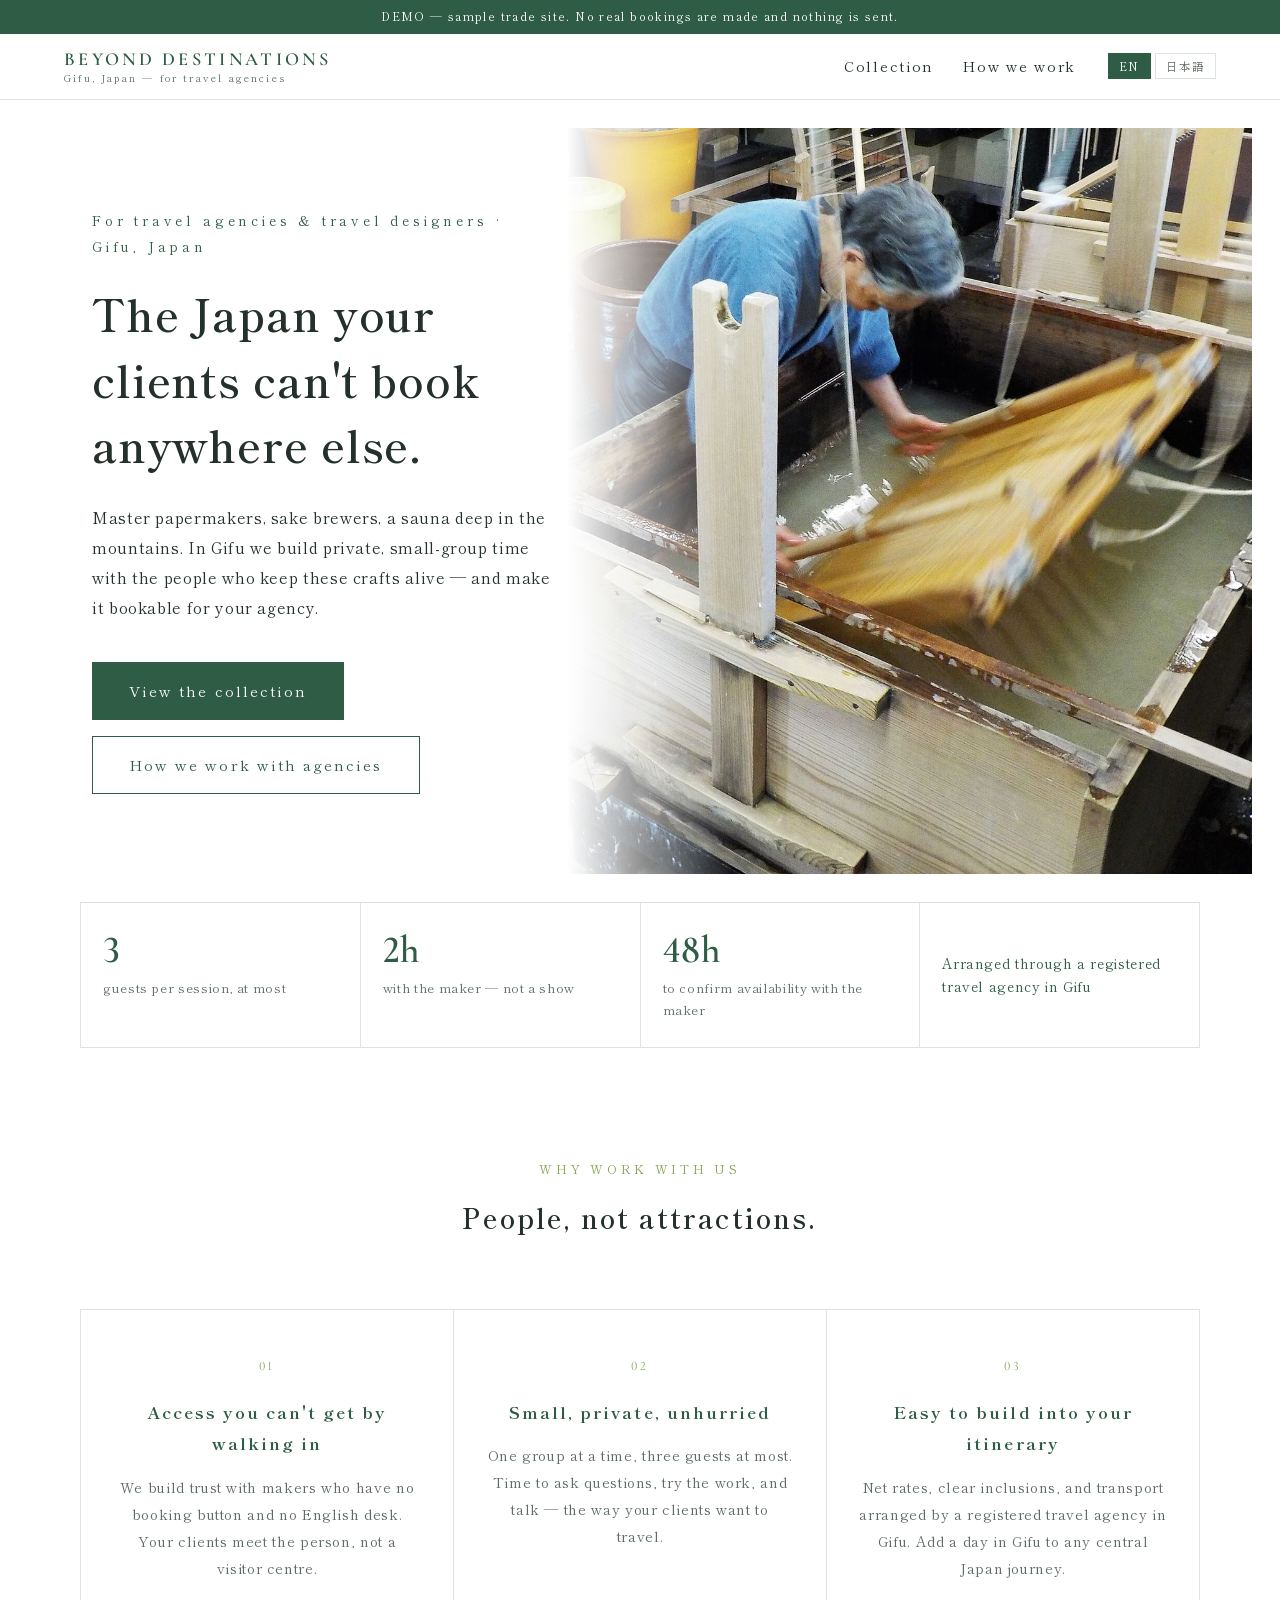
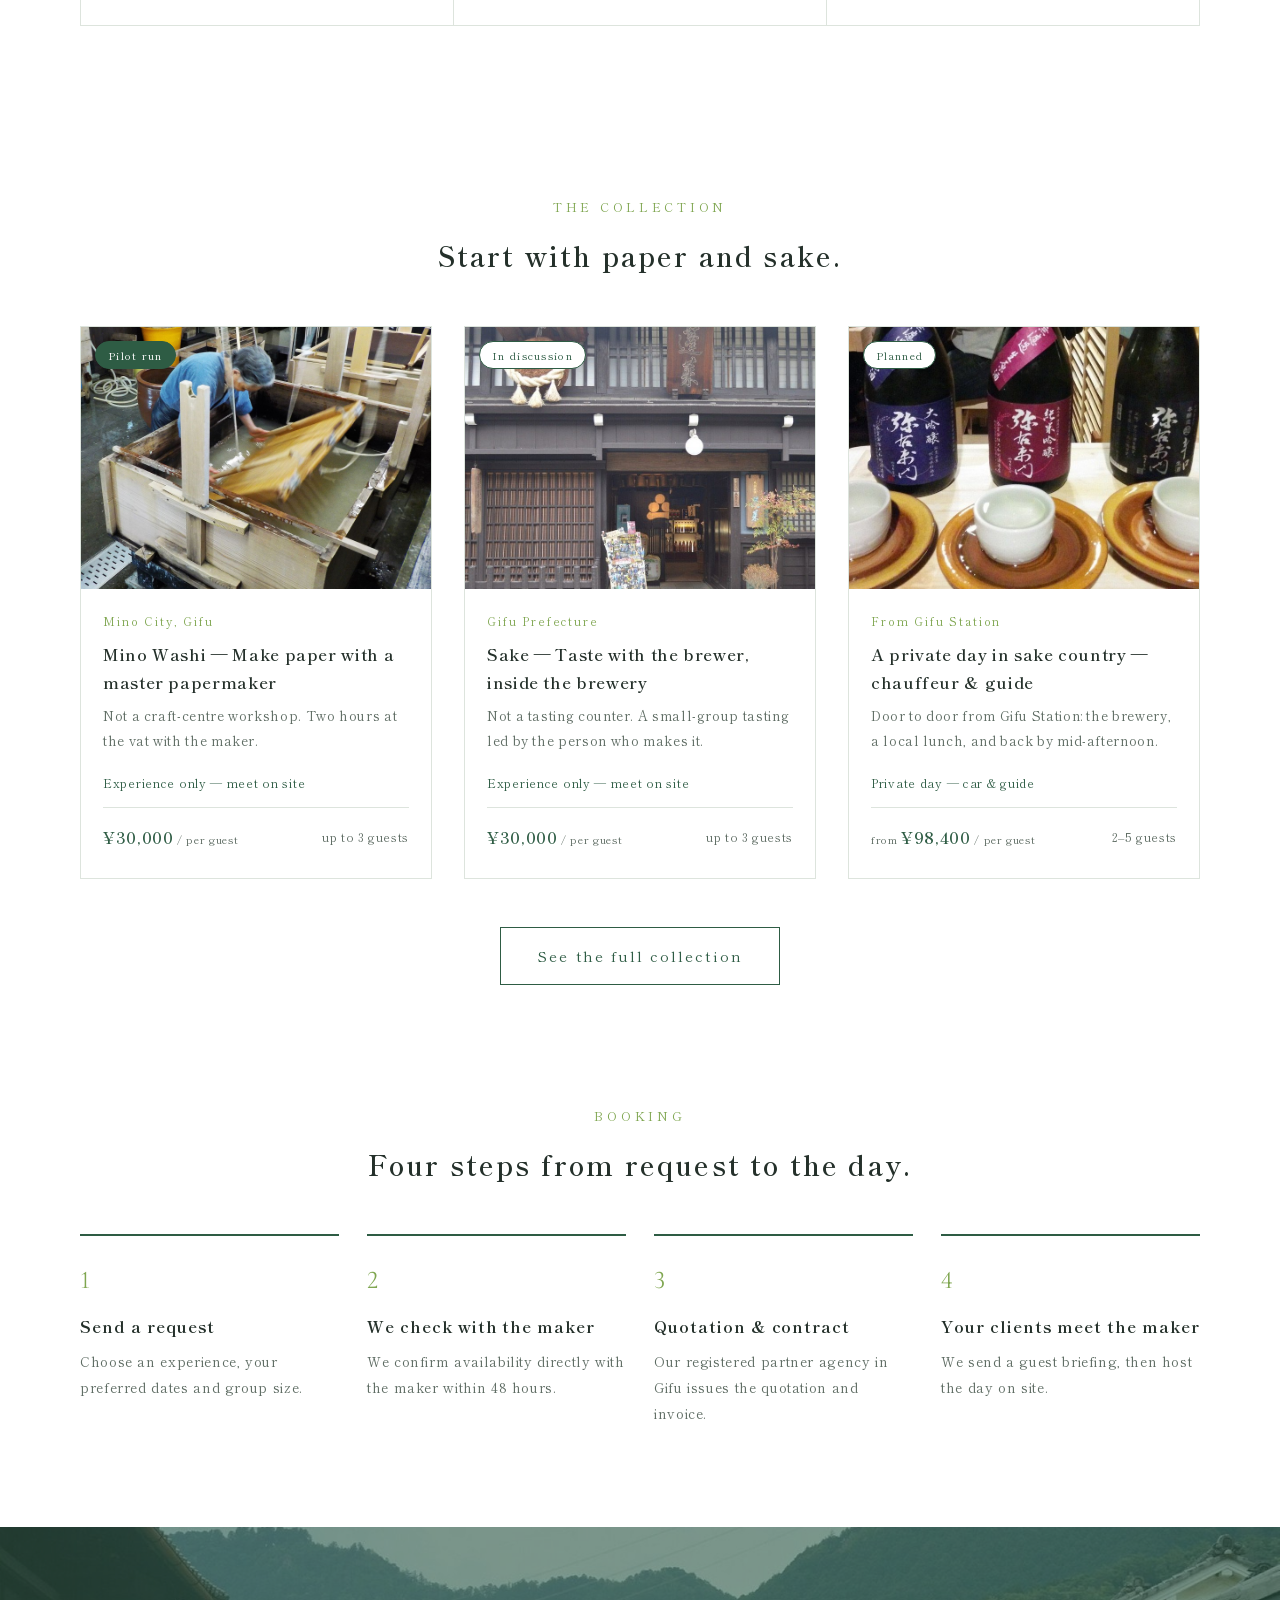
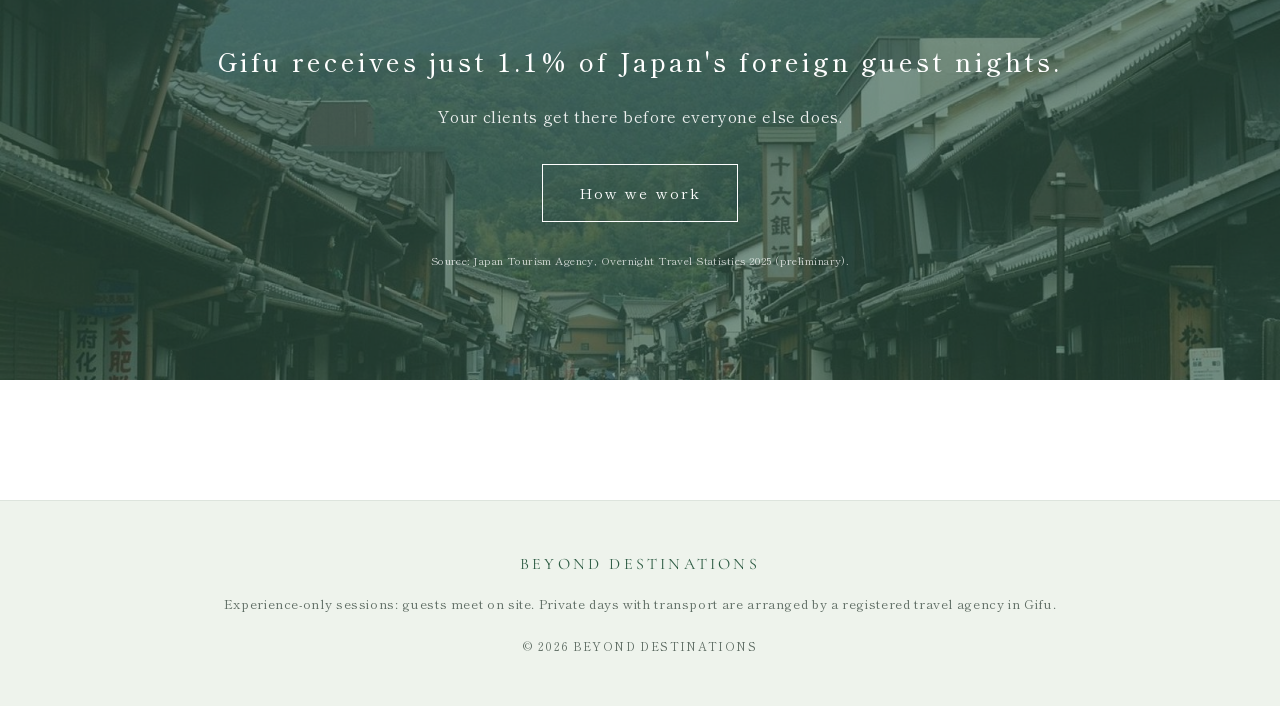
<file: index.html>
<!DOCTYPE html>
<html lang="en">
<head>
  <meta charset="UTF-8">
  <meta name="viewport" content="width=device-width, initial-scale=1.0">
  <title>BEYOND DESTINATIONS — Gifu experiences for travel agencies</title>
  <link rel="preconnect" href="https://fonts.googleapis.com">
  <link rel="preconnect" href="https://fonts.gstatic.com" crossorigin>
  <link href="https://fonts.googleapis.com/css2?family=Shippori+Mincho:wght@400;500;600;700&family=Cormorant+Garamond:wght@400;500;600&display=swap" rel="stylesheet">
  <link rel="stylesheet" href="css/style.css">
</head>
<body data-page="index">
  <header id="site-header"></header>

  <main>
    <!-- ヒーロー -->
    <section class="hero">
      <div class="hero-frame">
        <img id="hero-art" src="img/washi-1.jpg" alt="">
        <div class="hero-inner">
          <p class="hero-kicker" data-i18n="hero.kicker"></p>
          <h1 class="hero-title" data-i18n-html="hero.title"></h1>
          <p class="hero-lead" data-i18n="hero.lead"></p>
          <div class="hero-ctas">
            <a class="btn btn-primary" href="experiences.html" data-i18n="hero.cta.collection"></a>
            <a class="btn btn-ghost" href="vision.html" data-i18n="hero.cta.how"></a>
          </div>
        </div>
      </div>
    </section>

    <!-- 数字 -->
    <section class="facts container">
      <div class="fact"><p class="fact-v" data-i18n="facts.group.v"></p><p data-i18n="facts.group"></p></div>
      <div class="fact"><p class="fact-v" data-i18n="facts.hours.v"></p><p data-i18n="facts.hours"></p></div>
      <div class="fact"><p class="fact-v" data-i18n="facts.reply.v"></p><p data-i18n="facts.reply"></p></div>
      <div class="fact fact-text"><p data-i18n="facts.licensed"></p></div>
    </section>

    <!-- 選ばれる理由 -->
    <section class="concept container">
      <p class="kicker" data-i18n="why.kicker"></p>
      <h2 class="section-title" data-i18n="why.title"></h2>
      <div class="features">
        <div class="feature">
          <span class="feature-num">01</span>
          <h3 data-i18n="why.1.title"></h3>
          <p data-i18n="why.1.body"></p>
        </div>
        <div class="feature">
          <span class="feature-num">02</span>
          <h3 data-i18n="why.2.title"></h3>
          <p data-i18n="why.2.body"></p>
        </div>
        <div class="feature">
          <span class="feature-num">03</span>
          <h3 data-i18n="why.3.title"></h3>
          <p data-i18n="why.3.body"></p>
        </div>
      </div>
    </section>

    <!-- 体験 -->
    <section class="pickup container">
      <div class="pickup-head">
        <p class="kicker" data-i18n="pickup.kicker"></p>
        <h2 class="section-title" data-i18n="pickup.title"></h2>
      </div>
      <div class="exp-grid" id="pickup-grid"></div>
      <p class="pickup-more">
        <a class="btn btn-ghost" href="experiences.html" data-i18n="pickup.more"></a>
      </p>
    </section>

    <!-- 予約の流れ -->
    <section class="how container">
      <div class="pickup-head">
        <p class="kicker" data-i18n="how.kicker"></p>
        <h2 class="section-title" data-i18n="how.title"></h2>
      </div>
      <ol class="how-steps">
        <li><span>1</span><h3 data-i18n="how.1.title"></h3><p data-i18n="how.1.body"></p></li>
        <li><span>2</span><h3 data-i18n="how.2.title"></h3><p data-i18n="how.2.body"></p></li>
        <li><span>3</span><h3 data-i18n="how.3.title"></h3><p data-i18n="how.3.body"></p></li>
        <li><span>4</span><h3 data-i18n="how.4.title"></h3><p data-i18n="how.4.body"></p></li>
      </ol>
    </section>

    <!-- 岐阜 1.1% -->
    <section class="vision-strip">
      <img src="img/mino-street.jpg" alt="">
      <div class="vision-strip-inner">
        <h2 data-i18n="strip.title"></h2>
        <p class="strip-body" data-i18n="strip.body"></p>
        <a class="btn" href="vision.html" data-i18n="strip.cta"></a>
        <p class="strip-source" data-i18n="strip.source"></p>
      </div>
    </section>
  </main>

  <footer id="site-footer"></footer>

  <script src="js/i18n.js"></script>
  <script src="js/data.js"></script>
  <script src="js/main.js"></script>
</body>
</html>
</file>
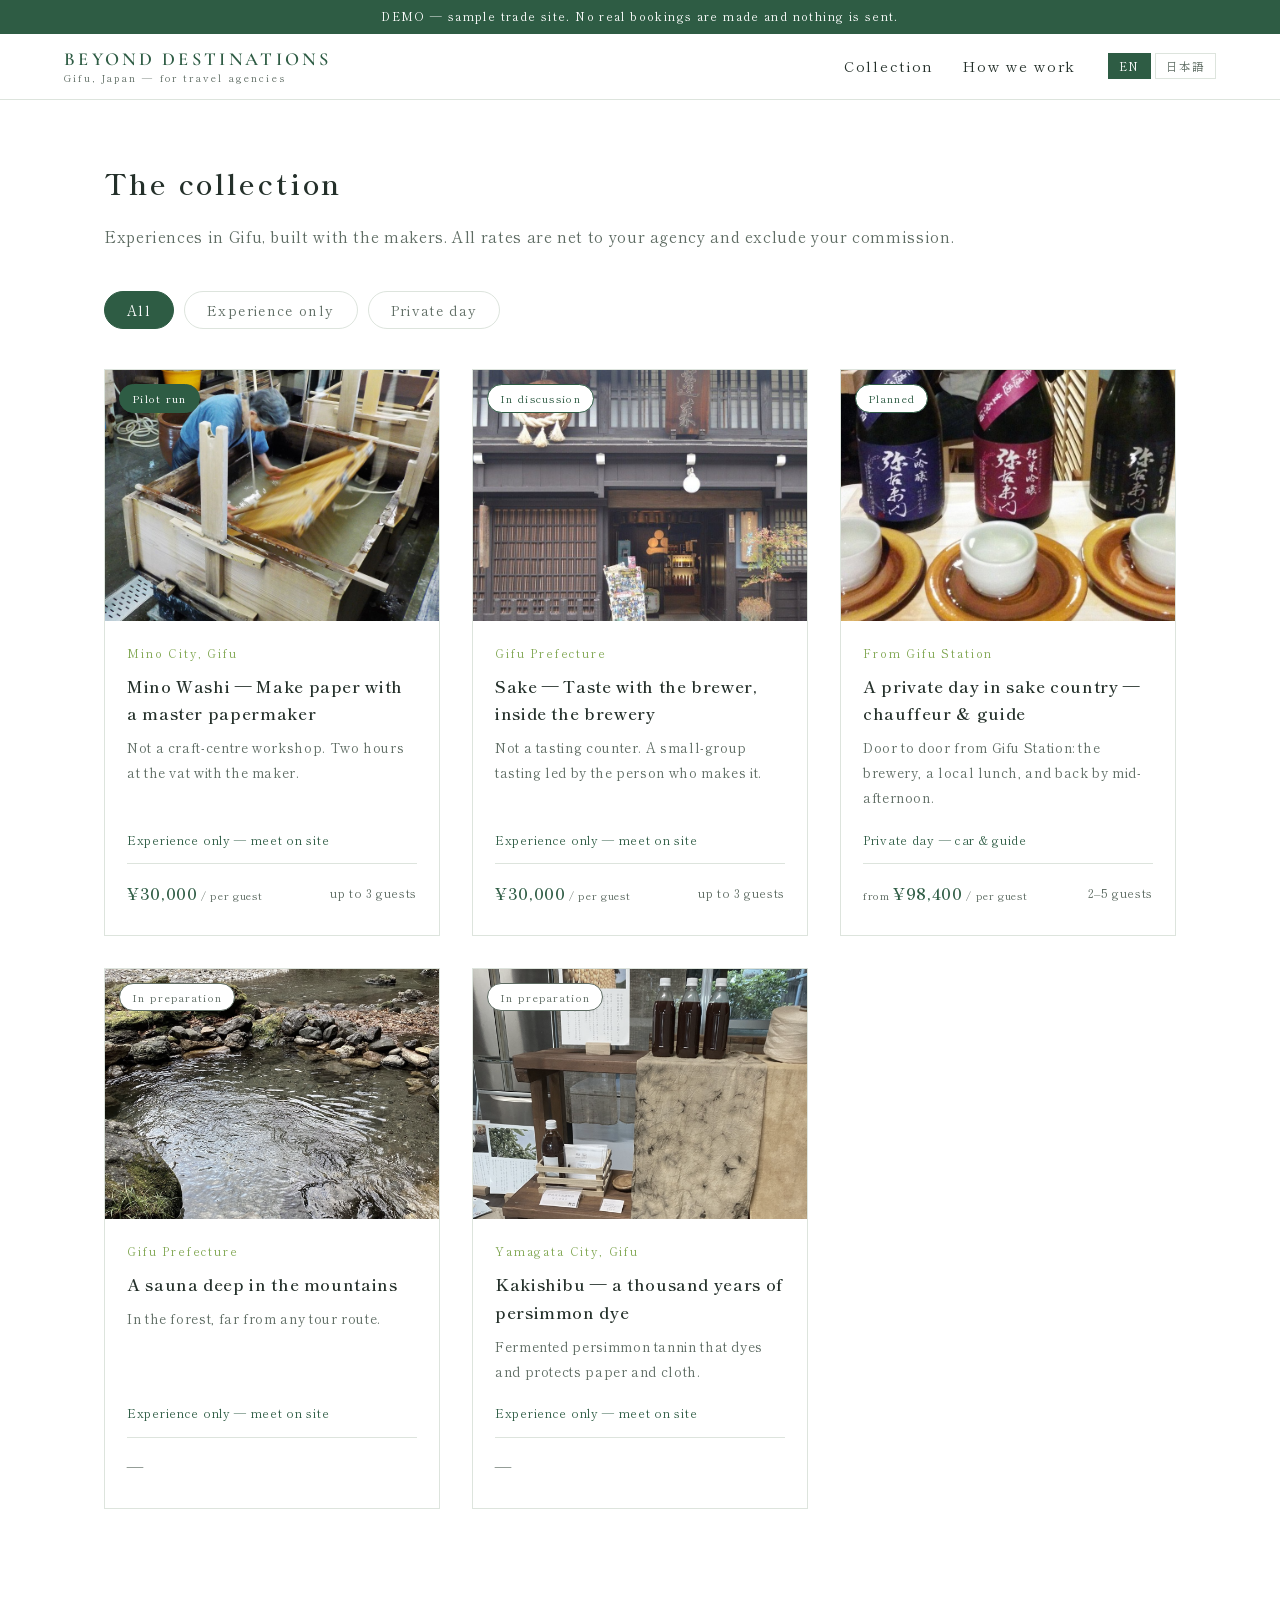
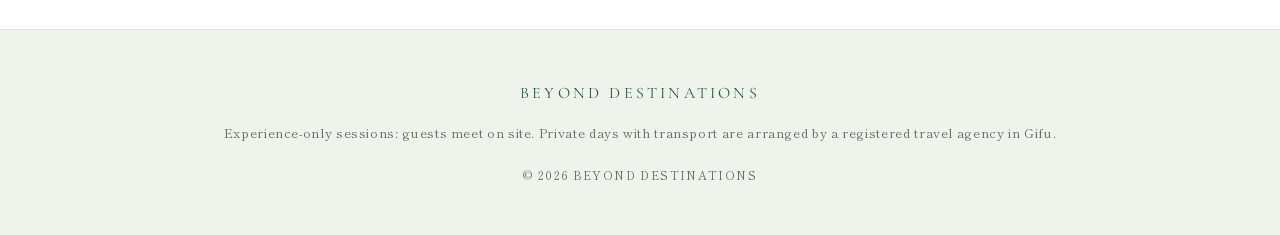
<file: booking.html>
<!DOCTYPE html>
<html lang="en">
<head>
  <meta charset="UTF-8">
  <meta name="viewport" content="width=device-width, initial-scale=1.0">
  <title>Request availability — BEYOND DESTINATIONS</title>
  <link rel="preconnect" href="https://fonts.googleapis.com">
  <link rel="preconnect" href="https://fonts.gstatic.com" crossorigin>
  <link href="https://fonts.googleapis.com/css2?family=Shippori+Mincho:wght@400;500;600;700&family=Cormorant+Garamond:wght@400;500;600&display=swap" rel="stylesheet">
  <link rel="stylesheet" href="css/style.css">
</head>
<body data-page="booking">
  <header id="site-header"></header>

  <main class="container" id="booking-root"></main>

  <footer id="site-footer"></footer>

  <script src="js/i18n.js"></script>
  <script src="js/data.js"></script>
  <script src="js/main.js"></script>
</body>
</html>
</file>
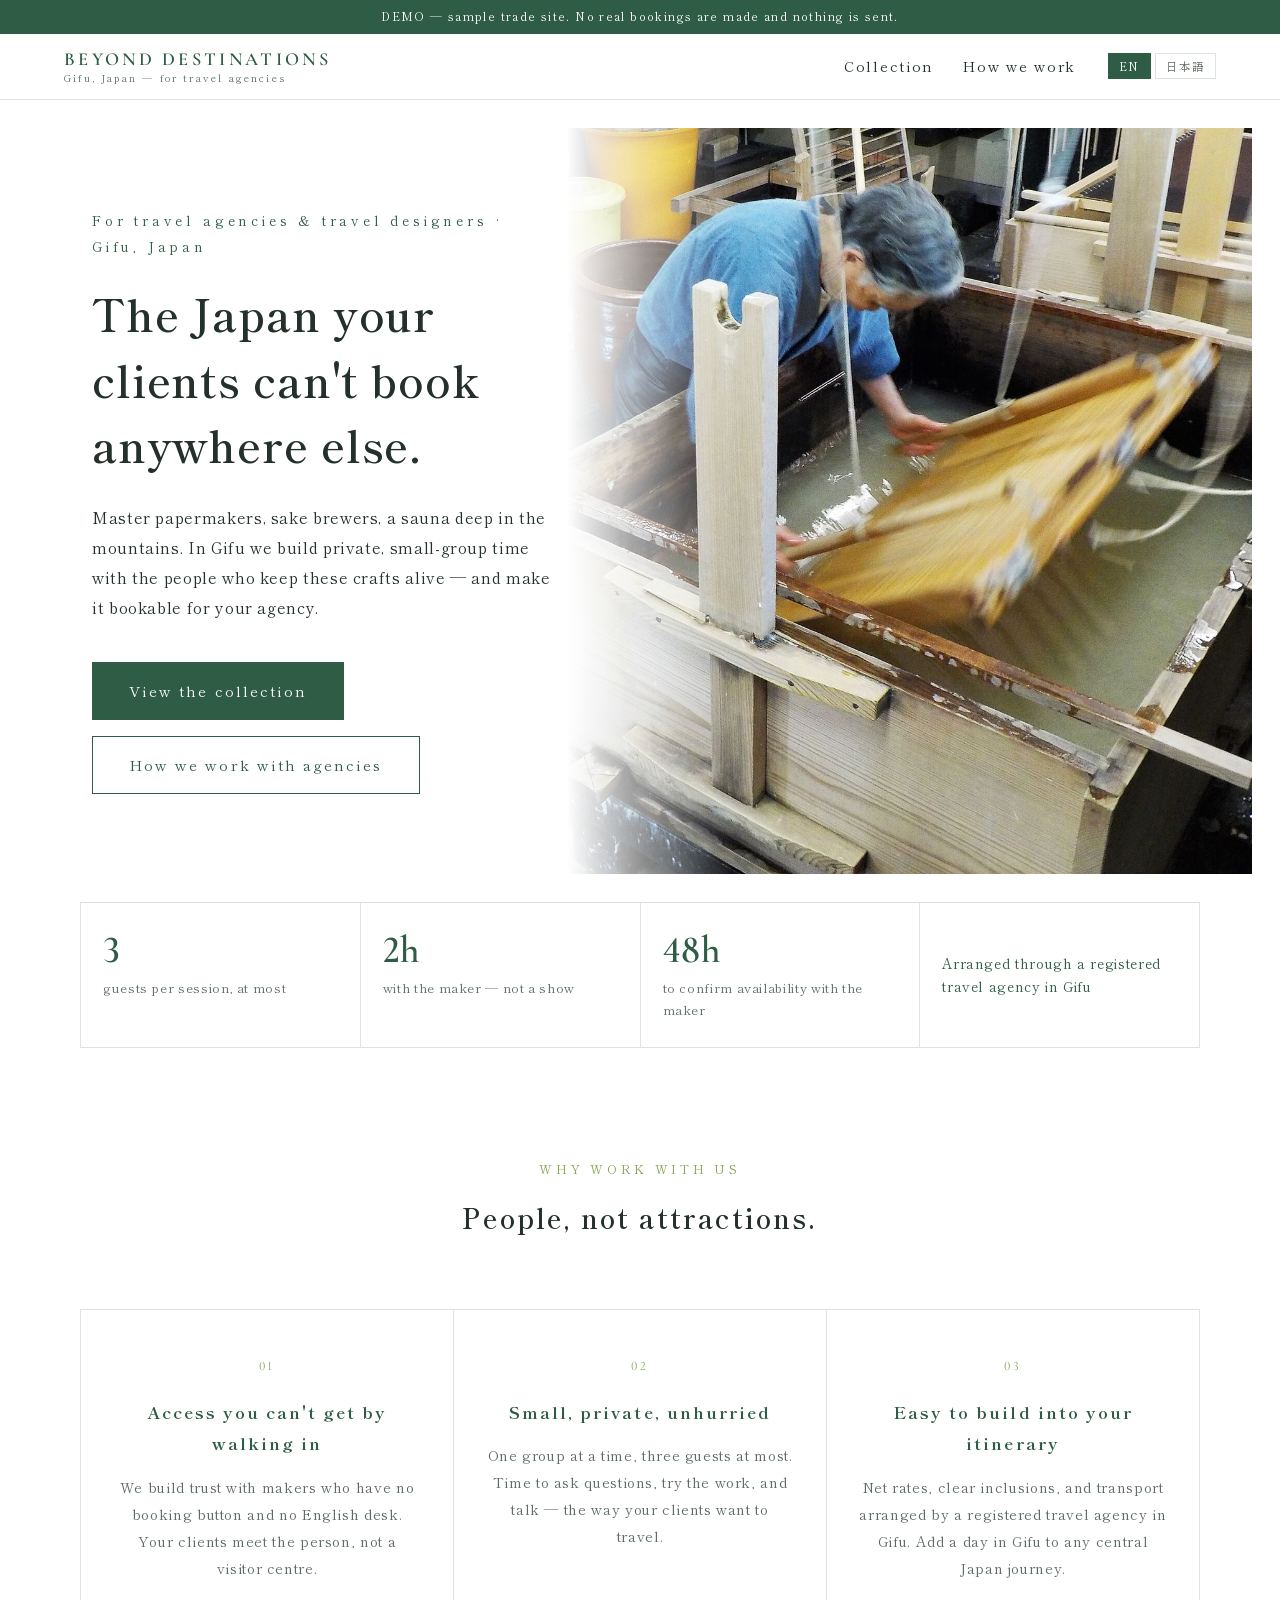
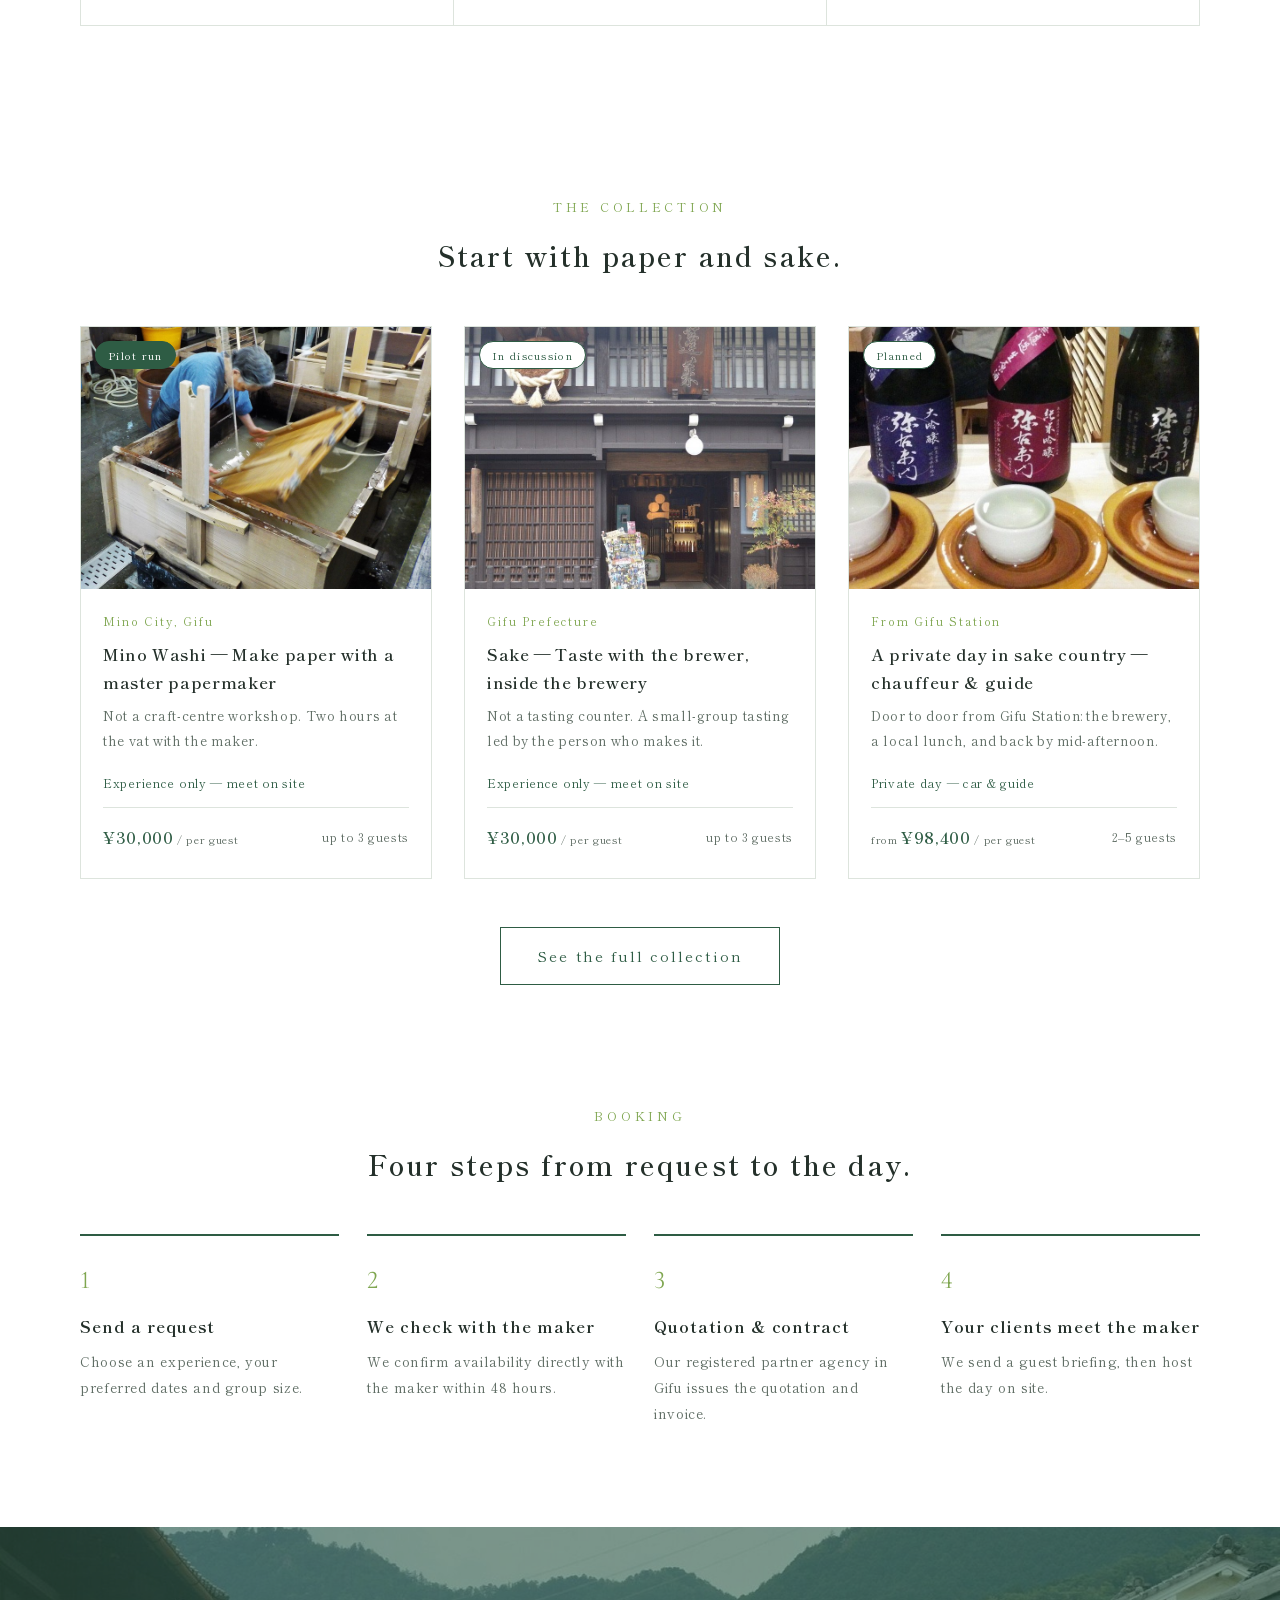
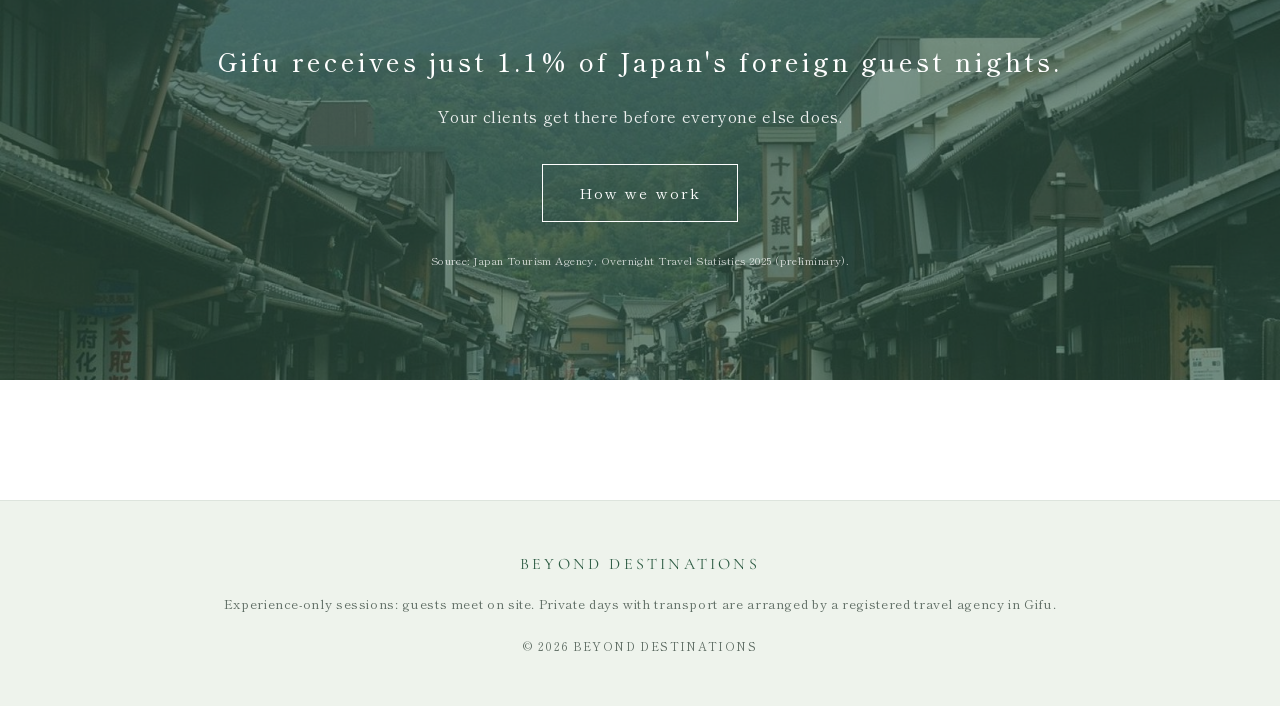
<file: complete.html>
<!DOCTYPE html>
<html lang="en">
<head>
  <meta charset="UTF-8">
  <meta name="viewport" content="width=device-width, initial-scale=1.0">
  <title>Request received — BEYOND DESTINATIONS</title>
  <link rel="preconnect" href="https://fonts.googleapis.com">
  <link rel="preconnect" href="https://fonts.gstatic.com" crossorigin>
  <link href="https://fonts.googleapis.com/css2?family=Shippori+Mincho:wght@400;500;600;700&family=Cormorant+Garamond:wght@400;500;600&display=swap" rel="stylesheet">
  <link rel="stylesheet" href="css/style.css">
</head>
<body data-page="complete">
  <header id="site-header"></header>

  <main class="complete-wrap" id="complete-root"></main>

  <footer id="site-footer"></footer>

  <script src="js/i18n.js"></script>
  <script src="js/data.js"></script>
  <script src="js/main.js"></script>
</body>
</html>
</file>
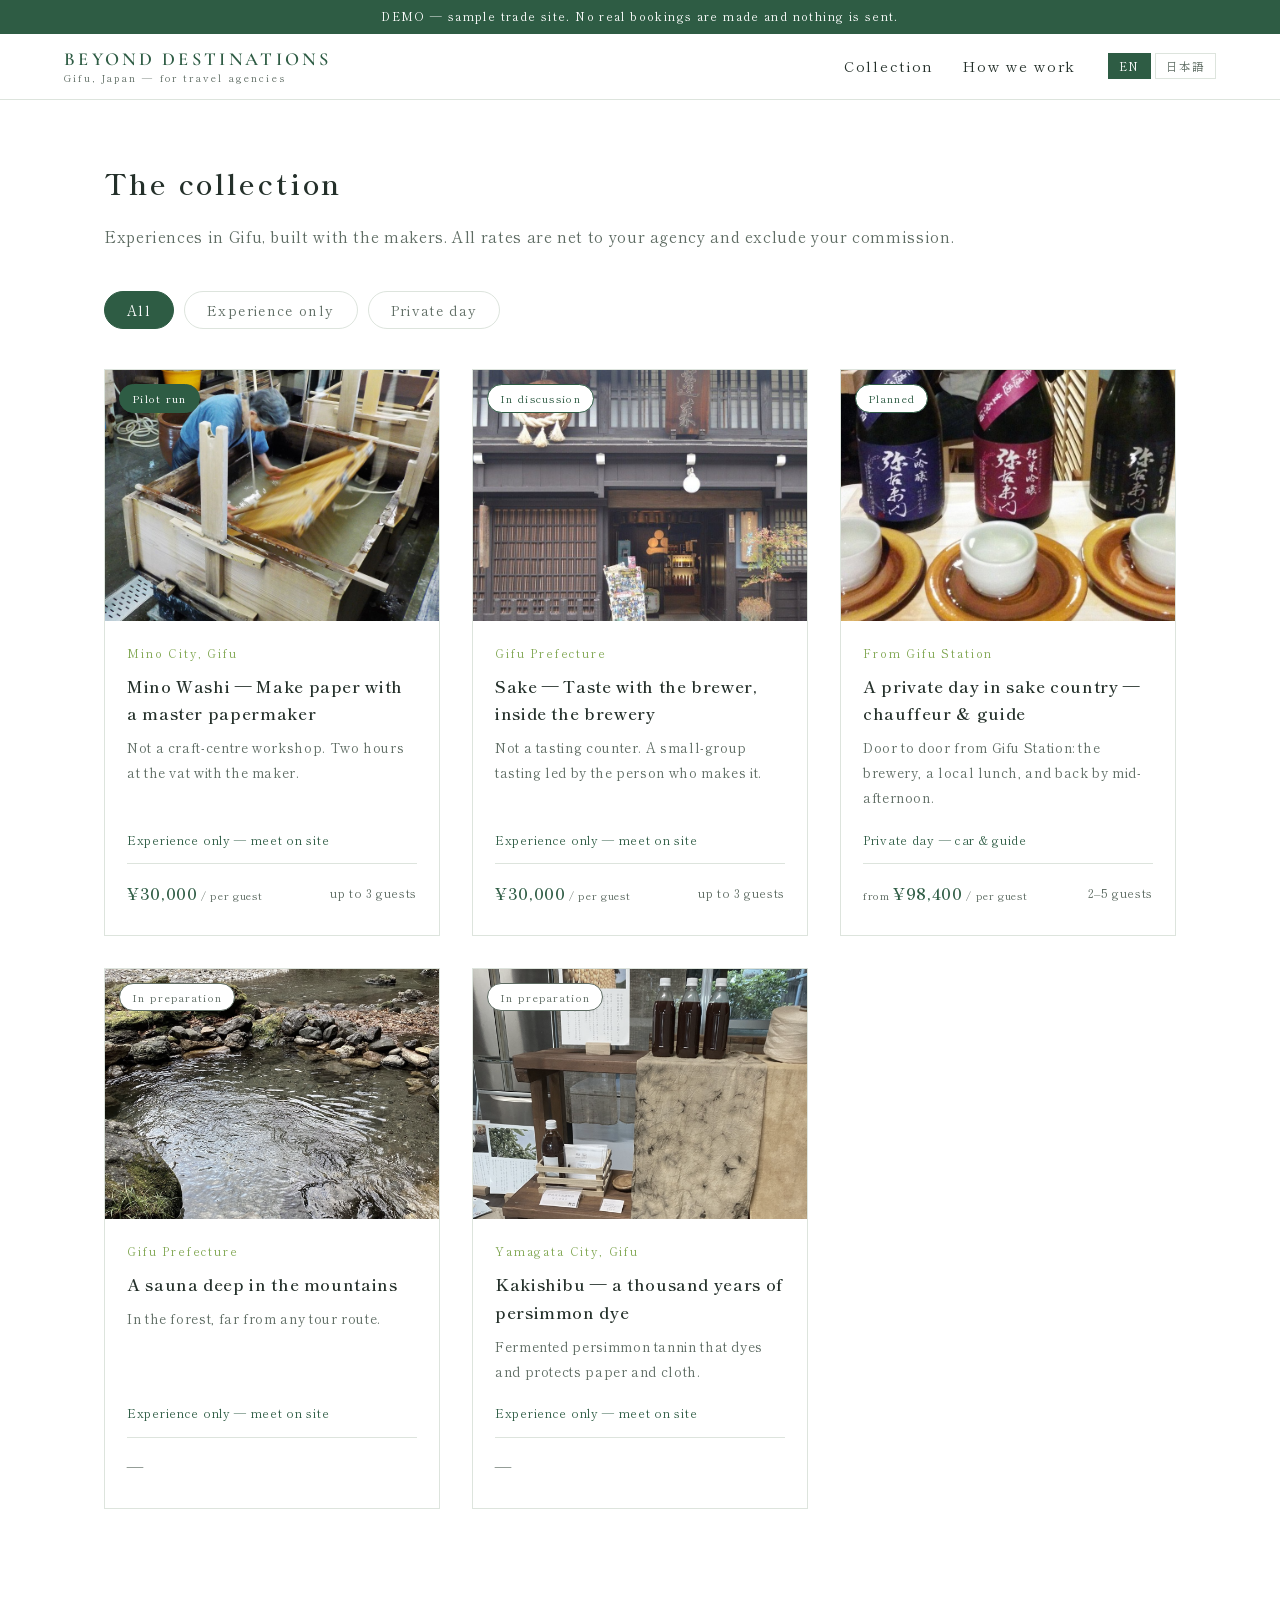
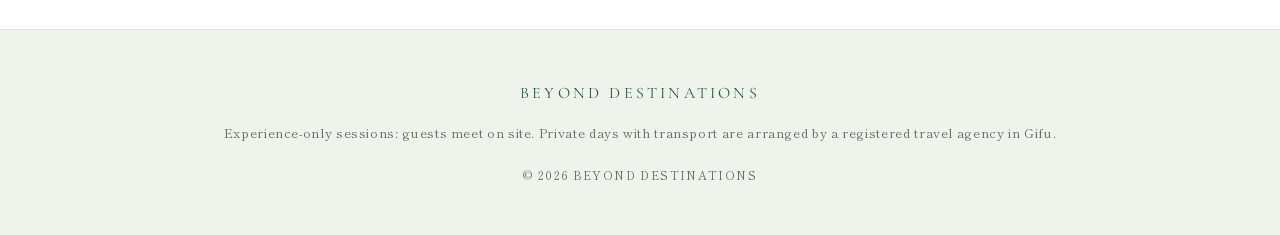
<file: experience.html>
<!DOCTYPE html>
<html lang="en">
<head>
  <meta charset="UTF-8">
  <meta name="viewport" content="width=device-width, initial-scale=1.0">
  <title>Experience — BEYOND DESTINATIONS</title>
  <link rel="preconnect" href="https://fonts.googleapis.com">
  <link rel="preconnect" href="https://fonts.gstatic.com" crossorigin>
  <link href="https://fonts.googleapis.com/css2?family=Shippori+Mincho:wght@400;500;600;700&family=Cormorant+Garamond:wght@400;500;600&display=swap" rel="stylesheet">
  <link rel="stylesheet" href="css/style.css">
</head>
<body data-page="detail">
  <header id="site-header"></header>

  <main id="detail-root"></main>

  <footer id="site-footer"></footer>

  <script src="js/i18n.js"></script>
  <script src="js/data.js"></script>
  <script src="js/main.js"></script>
</body>
</html>
</file>
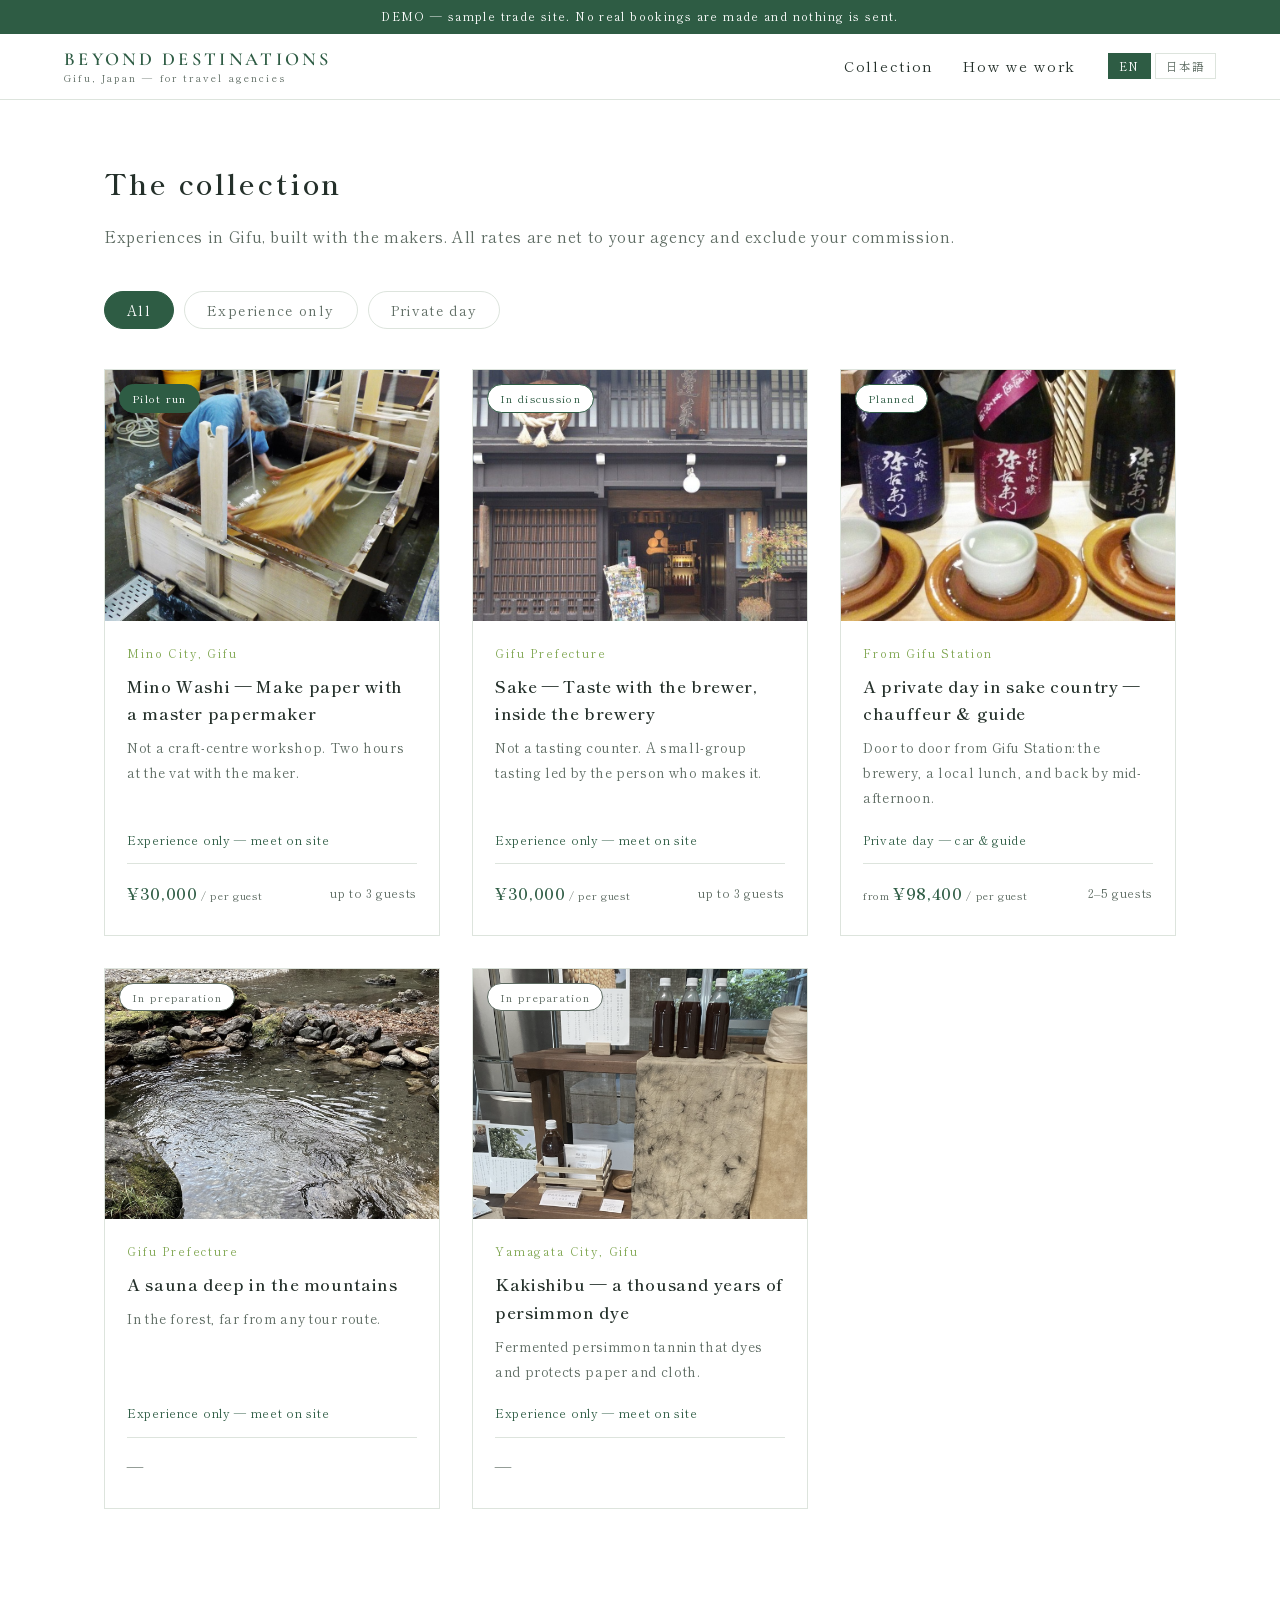
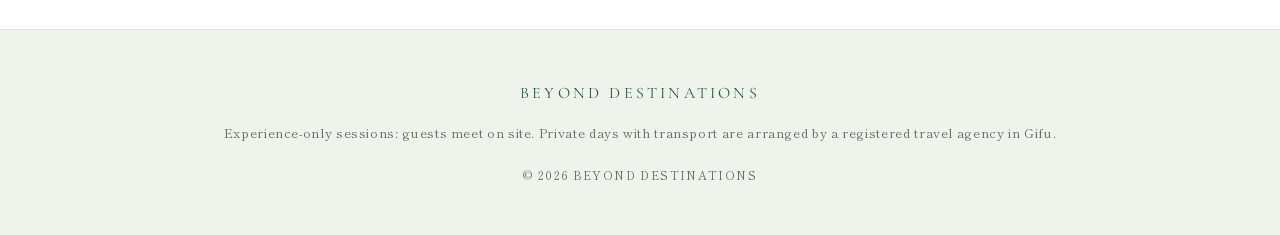
<file: experiences.html>
<!DOCTYPE html>
<html lang="en">
<head>
  <meta charset="UTF-8">
  <meta name="viewport" content="width=device-width, initial-scale=1.0">
  <title>Collection — BEYOND DESTINATIONS</title>
  <link rel="preconnect" href="https://fonts.googleapis.com">
  <link rel="preconnect" href="https://fonts.gstatic.com" crossorigin>
  <link href="https://fonts.googleapis.com/css2?family=Shippori+Mincho:wght@400;500;600;700&family=Cormorant+Garamond:wght@400;500;600&display=swap" rel="stylesheet">
  <link rel="stylesheet" href="css/style.css">
</head>
<body data-page="list">
  <header id="site-header"></header>

  <main class="container">
    <h1 class="page-title" data-i18n="list.title"></h1>
    <p class="page-lead" data-i18n="list.lead"></p>

    <div class="filters">
      <button class="filter-btn" data-kind="all" data-i18n="filter.all"></button>
      <button class="filter-btn" data-kind="session" data-i18n="filter.session"></button>
      <button class="filter-btn" data-kind="day" data-i18n="filter.day"></button>
    </div>

    <div class="exp-grid" id="exp-grid"></div>
  </main>

  <footer id="site-footer"></footer>

  <script src="js/i18n.js"></script>
  <script src="js/data.js"></script>
  <script src="js/main.js"></script>
</body>
</html>
</file>
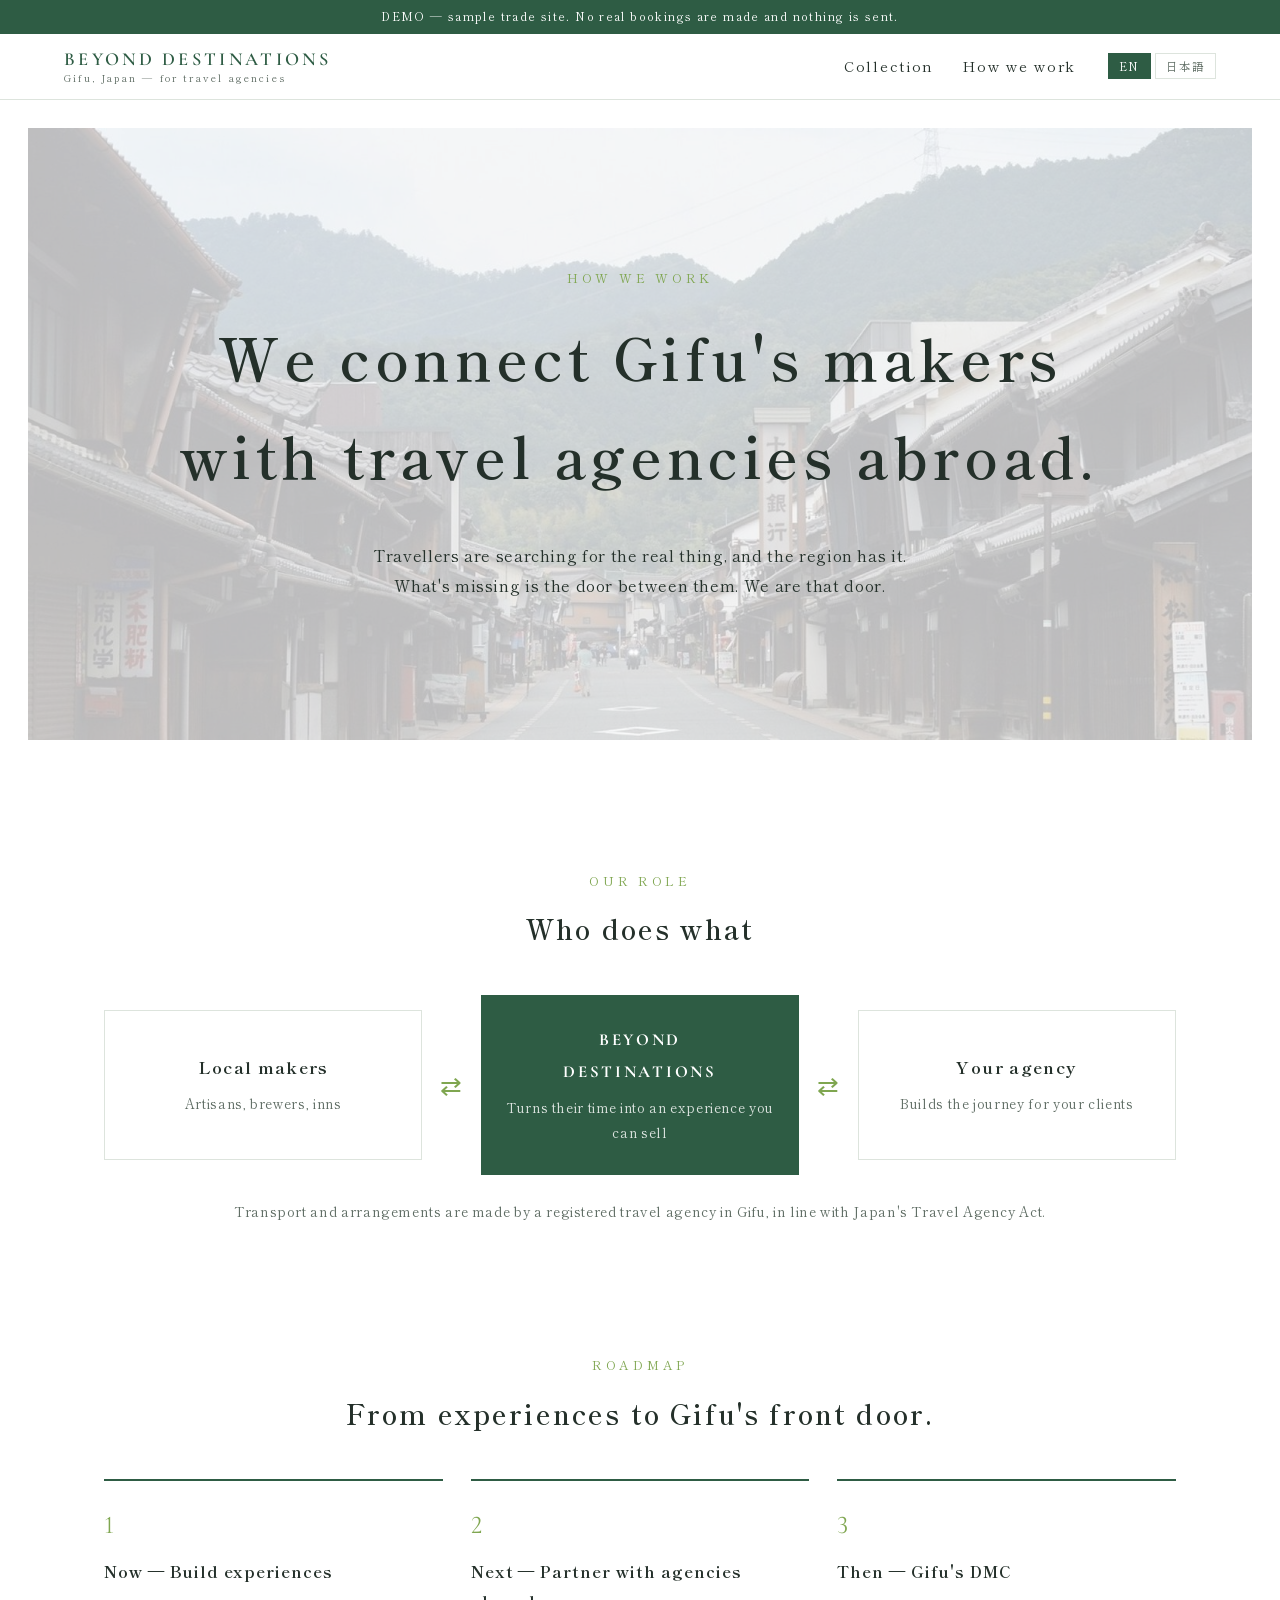
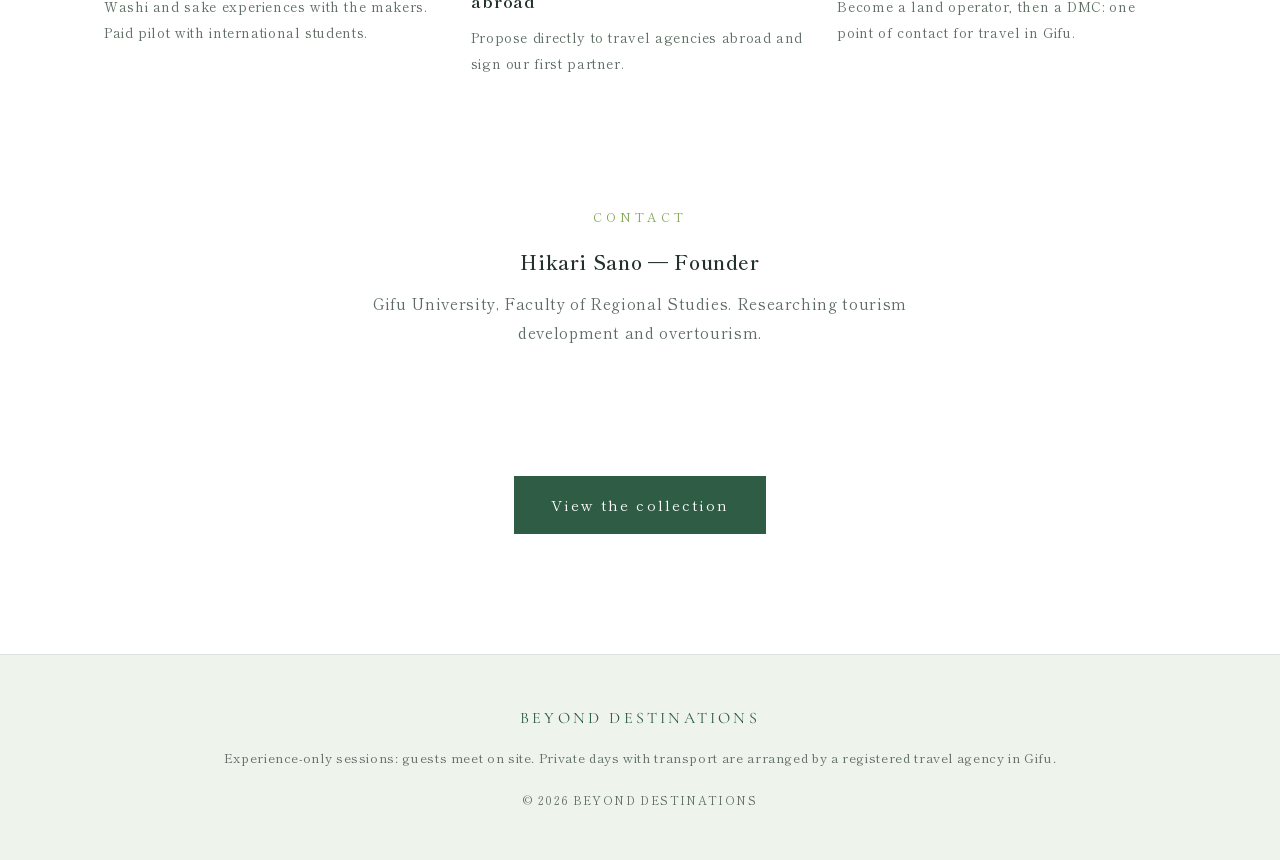
<file: vision.html>
<!DOCTYPE html>
<html lang="en">
<head>
  <meta charset="UTF-8">
  <meta name="viewport" content="width=device-width, initial-scale=1.0">
  <title>How we work — BEYOND DESTINATIONS</title>
  <link rel="preconnect" href="https://fonts.googleapis.com">
  <link rel="preconnect" href="https://fonts.gstatic.com" crossorigin>
  <link href="https://fonts.googleapis.com/css2?family=Shippori+Mincho:wght@400;500;600;700&family=Cormorant+Garamond:wght@400;500;600&display=swap" rel="stylesheet">
  <link rel="stylesheet" href="css/style.css">
</head>
<body data-page="vision">
  <header id="site-header"></header>

  <main>
    <section class="vision-hero">
      <img id="vision-art-1" src="" alt="">
      <div class="vision-hero-inner">
        <p class="kicker" data-i18n="how.page.kicker"></p>
        <h1 class="vision-hero-title" data-i18n-html="how.page.title"></h1>
        <p class="vision-statement" data-i18n="how.page.lead"></p>
      </div>
    </section>

    <!-- 役割の図 -->
    <section class="vision-section">
      <div class="center-head">
        <p class="kicker" data-i18n="how.role.kicker"></p>
        <h2 class="section-title" data-i18n="how.role.title"></h2>
      </div>
      <div class="role-map">
        <div class="role"><h3 data-i18n="how.role.makers"></h3><p data-i18n="how.role.makers.sub"></p></div>
        <div class="role-arrow" aria-hidden="true">⇄</div>
        <div class="role role-bd"><h3>BEYOND<br>DESTINATIONS</h3><p data-i18n="how.role.bd.sub"></p></div>
        <div class="role-arrow" aria-hidden="true">⇄</div>
        <div class="role"><h3 data-i18n="how.role.you"></h3><p data-i18n="how.role.you.sub"></p></div>
      </div>
      <p class="role-partner" data-i18n="how.role.partner"></p>
    </section>


    <!-- これから -->
    <section class="vision-section">
      <div class="center-head">
        <p class="kicker" data-i18n="how.road.kicker"></p>
        <h2 class="section-title" data-i18n="how.road.title"></h2>
      </div>
      <ol class="how-steps road">
        <li><span>1</span><h3 data-i18n="how.road.1.title"></h3><p data-i18n="how.road.1.body"></p></li>
        <li><span>2</span><h3 data-i18n="how.road.2.title"></h3><p data-i18n="how.road.2.body"></p></li>
        <li><span>3</span><h3 data-i18n="how.road.3.title"></h3><p data-i18n="how.road.3.body"></p></li>
      </ol>
    </section>

    <!-- 連絡先 -->
    <section class="vision-section">
      <div class="origin">
        <p class="kicker" data-i18n="how.team.kicker"></p>
        <p class="team-name" data-i18n="how.team.name"></p>
        <p class="origin-body" data-i18n="how.team.body"></p>
      </div>
    </section>

    <div class="vision-cta">
      <a class="btn btn-primary" href="experiences.html" data-i18n="how.cta"></a>
    </div>
  </main>

  <footer id="site-footer"></footer>

  <script src="js/i18n.js"></script>
  <script src="js/data.js"></script>
  <script src="js/main.js"></script>
</body>
</html>
</file>
<file: css/style.css>
/* =========================================================
   BEYOND DESTINATIONS — スタイル
   明朝体 / 白基調 / 緑のポイントカラー(深緑・若草)
   ========================================================= */

:root {
  --green-deep: #2e5c44;   /* 深緑:主要ポイントカラー */
  --green-leaf: #7fa650;   /* 若草:アクセント */
  --green-pale: #eef3ec;   /* 淡い緑:面 */
  --ink: #24302a;          /* 本文 */
  --ink-soft: #5d6b62;     /* 補助テキスト */
  --line: #dde4dd;         /* 罫線 */
  --paper: #ffffff;
  --serif-ja: "Shippori Mincho", "Hiragino Mincho ProN", "Yu Mincho", serif;
  --serif-en: "Cormorant Garamond", "Shippori Mincho", serif;
}

* { margin: 0; padding: 0; box-sizing: border-box; }

html { scroll-behavior: smooth; }

body {
  font-family: var(--serif-ja);
  color: var(--ink);
  background: var(--paper);
  line-height: 1.9;
  letter-spacing: 0.04em;
  font-feature-settings: "palt", "lnum";
  font-variant-numeric: lining-nums;
}

img { max-width: 100%; display: block; }
a { color: inherit; text-decoration: none; }
button { font-family: inherit; cursor: pointer; }
input, select, textarea { font-family: inherit; }

.container { max-width: 1120px; margin: 0 auto; padding: 0 24px; }

/* ---------- ヘッダー ---------- */

#site-header {
  position: sticky; top: 0; z-index: 50;
  background: rgba(255, 255, 255, 0.92);
  backdrop-filter: blur(8px);
  border-bottom: 1px solid var(--line);
}
.header-inner {
  max-width: 1200px; margin: 0 auto; padding: 14px 24px;
  display: flex; align-items: center; gap: 32px;
}
.brand { display: flex; flex-direction: column; line-height: 1.3; }
.brand-name {
  font-family: var(--serif-en);
  font-size: 1.15rem; font-weight: 600; letter-spacing: 0.18em;
  color: var(--green-deep);
}
.brand-tag { font-size: 0.62rem; letter-spacing: 0.22em; color: var(--ink-soft); }
.site-nav { display: flex; gap: 28px; margin-left: auto; }
.site-nav a {
  font-size: 0.9rem; letter-spacing: 0.12em; padding: 4px 0;
  border-bottom: 1px solid transparent; transition: 0.25s;
}
.site-nav a:hover { color: var(--green-deep); border-bottom-color: var(--green-deep); }
.lang-switch { display: flex; gap: 4px; }
.lang-btn {
  border: 1px solid var(--line); background: none; padding: 4px 10px;
  font-size: 0.72rem; letter-spacing: 0.1em; color: var(--ink-soft);
  transition: 0.2s;
}
.lang-btn:hover { border-color: var(--green-deep); color: var(--green-deep); }
.lang-btn.active { background: var(--green-deep); border-color: var(--green-deep); color: #fff; }

/* ---------- フッター ---------- */

#site-footer { margin-top: 120px; border-top: 1px solid var(--line); background: var(--green-pale); }
.footer-inner { max-width: 1120px; margin: 0 auto; padding: 48px 24px; text-align: center; }
.footer-brand {
  font-family: var(--serif-en); letter-spacing: 0.2em; font-size: 1rem;
  color: var(--green-deep); margin-bottom: 12px;
}
.footer-legal { font-size: 0.8rem; color: var(--ink-soft); margin-bottom: 20px; }
.footer-copy { font-size: 0.72rem; color: var(--ink-soft); letter-spacing: 0.12em; }

/* ---------- ボタン ---------- */

.btn {
  display: inline-block; padding: 14px 36px; font-size: 0.92rem;
  letter-spacing: 0.14em; border: 1px solid var(--green-deep);
  transition: 0.3s; text-align: center; background: none;
}
.btn-primary { background: var(--green-deep); color: #fff; }
.btn-primary:hover { background: #234835; }
.btn-ghost { color: var(--green-deep); background: transparent; }
.btn-ghost:hover { background: var(--green-pale); }
.btn-block { display: block; width: 100%; margin-top: 20px; }

/* ---------- 見出し・共通 ---------- */

.kicker {
  font-size: 0.78rem; letter-spacing: 0.3em; color: var(--green-leaf);
  margin-bottom: 14px; text-transform: uppercase;
}
.section-title { font-size: 1.7rem; font-weight: 600; letter-spacing: 0.08em; line-height: 1.6; }
.section-title-sm {
  font-size: 1.15rem; font-weight: 600; letter-spacing: 0.1em;
  margin: 48px 0 18px; padding-left: 14px;
  border-left: 3px solid var(--green-leaf);
}
.page-title { font-size: 1.8rem; font-weight: 600; letter-spacing: 0.1em; margin: 56px 0 12px; }
.page-lead { color: var(--ink-soft); font-size: 0.95rem; margin-bottom: 40px; }

.badge-meet {
  display: inline-block; font-size: 0.78rem; letter-spacing: 0.14em;
  color: var(--green-deep); border: 1px solid var(--green-deep);
  padding: 5px 14px; border-radius: 999px; margin-bottom: 24px;
}

/* ---------- トップ:ヒーロー ---------- */

.hero { position: relative; }
.hero-frame {
  position: relative; margin: 28px; overflow: hidden;
  min-height: 74vh; display: flex; align-items: center;
}
.hero-frame img#hero-art {
  position: absolute; inset: 0 0 0 auto; width: 56%; height: 100%;
  object-fit: cover; z-index: 0;
}
.hero-frame::after {
  content: ""; position: absolute; inset: 0; z-index: 0;
  background: linear-gradient(90deg, #fff 44%, rgba(255,255,255,0) 58%);
}
.hero-inner { position: relative; z-index: 1; padding: 80px 4vw 80px 5vw; max-width: 47%; }
.hero-kicker { font-size: 0.85rem; letter-spacing: 0.28em; color: var(--green-deep); margin-bottom: 22px; }
.hero-title {
  font-size: clamp(1.9rem, 3.4vw, 3rem); font-weight: 600;
  letter-spacing: 0.02em; line-height: 1.5; margin-bottom: 26px;
}
.hero-lead { font-size: 0.98rem; color: var(--ink); max-width: 34em; margin-bottom: 40px; }
.hero-ctas { display: flex; gap: 16px; flex-wrap: wrap; }

/* ---------- トップ:コンセプト・特徴 ---------- */

.concept { padding: 110px 0 40px; text-align: center; }
.concept .section-title { margin-bottom: 24px; }
.concept-body { max-width: 40em; margin: 0 auto; color: var(--ink-soft); font-size: 0.95rem; }

.features {
  display: grid; grid-template-columns: repeat(3, 1fr); gap: 1px;
  background: var(--line); border: 1px solid var(--line); margin: 70px 0;
}
.feature { background: var(--paper); padding: 44px 32px; }
.feature h3 { font-size: 1.05rem; letter-spacing: 0.12em; margin-bottom: 14px; color: var(--green-deep); }
.feature p { font-size: 0.88rem; color: var(--ink-soft); }
.feature-num {
  font-family: var(--serif-en); font-size: 0.8rem; letter-spacing: 0.2em;
  color: var(--green-leaf); display: block; margin-bottom: 18px;
}

/* ---------- 体験カード ---------- */

.pickup { padding: 60px 0 20px; }
.pickup-head { text-align: center; margin-bottom: 48px; }
.exp-grid { display: grid; grid-template-columns: repeat(3, 1fr); gap: 32px; }

.exp-card {
  display: flex; flex-direction: column; border: 1px solid var(--line);
  background: var(--paper); transition: 0.35s;
}
.exp-card:hover { box-shadow: 0 14px 40px rgba(46, 92, 68, 0.14); transform: translateY(-4px); }
.exp-card-img { aspect-ratio: 4/3; overflow: hidden; }
.exp-card-img img { width: 100%; height: 100%; object-fit: cover; transition: 0.6s; }
.exp-card:hover .exp-card-img img { transform: scale(1.04); }
.exp-card-body { padding: 22px 22px 26px; display: flex; flex-direction: column; flex: 1; }
.exp-card-area { font-size: 0.72rem; letter-spacing: 0.16em; color: var(--green-leaf); margin-bottom: 8px; }
.exp-card-name { font-size: 1.02rem; font-weight: 600; line-height: 1.7; margin-bottom: 8px; }
.exp-card-tagline { font-size: 0.82rem; color: var(--ink-soft); margin-bottom: 18px; flex: 1; }
.exp-card-meta {
  display: flex; justify-content: space-between; align-items: center;
  border-top: 1px solid var(--line); padding-top: 14px;
}
.exp-card-price { font-size: 1rem; color: var(--green-deep); font-weight: 600; }
.exp-card-price small { font-size: 0.68rem; color: var(--ink-soft); font-weight: 400; }
.pickup-more { text-align: center; margin-top: 48px; }

/* ---------- トップ:ビジョン導線 ---------- */

.vision-strip { position: relative; margin: 100px 0 0; overflow: hidden; }
.vision-strip img { position: absolute; inset: 0; width: 100%; height: 100%; object-fit: cover; }
.vision-strip::after { content: ""; position: absolute; inset: 0; background: rgba(46,92,68,0.55); }
.vision-strip-inner {
  position: relative; z-index: 1; text-align: center; color: #fff; padding: 110px 24px;
}
.vision-strip-inner h2 {
  font-size: 1.6rem; font-weight: 500; letter-spacing: 0.12em; margin-bottom: 36px;
}
.vision-strip-inner .btn { border-color: #fff; color: #fff; }
.vision-strip-inner .btn:hover { background: rgba(255,255,255,0.15); }

/* ---------- 一覧ページ ---------- */

.filters { display: flex; gap: 10px; flex-wrap: wrap; margin-bottom: 40px; }
.filter-btn {
  border: 1px solid var(--line); background: none; padding: 8px 22px;
  font-size: 0.85rem; letter-spacing: 0.1em; color: var(--ink-soft);
  border-radius: 999px; transition: 0.2s;
}
.filter-btn:hover { border-color: var(--green-deep); color: var(--green-deep); }
.filter-btn.active { background: var(--green-deep); border-color: var(--green-deep); color: #fff; }

/* ---------- 詳細ページ ---------- */

.detail-hero { position: relative; margin: 28px 28px 0; overflow: hidden; }
.detail-hero img { width: 100%; height: 52vh; object-fit: cover; }
.detail-hero-overlay {
  position: absolute; inset: auto 0 0 0;
  padding: 60px 6vw 36px;
  background: linear-gradient(transparent, rgba(255,255,255,0.96) 75%);
}
.detail-area { font-size: 0.8rem; letter-spacing: 0.2em; color: var(--green-leaf); margin-bottom: 8px; }
.detail-name { font-size: clamp(1.4rem, 2.8vw, 2.1rem); font-weight: 600; letter-spacing: 0.06em; line-height: 1.6; }
.detail-tagline { color: var(--ink-soft); font-size: 0.95rem; margin-top: 8px; }

.detail-cols {
  max-width: 1120px; margin: 56px auto 0; padding: 0 24px;
  display: grid; grid-template-columns: 1fr 380px; gap: 60px; align-items: start;
}
.detail-desc { font-size: 1rem; max-width: 38em; }
.detail-gallery { display: grid; grid-template-columns: 1fr 1fr; gap: 16px; }
.detail-gallery img { aspect-ratio: 4/3; object-fit: cover; width: 100%; }
.photo-credit { font-size: 0.7rem; color: var(--ink-soft); margin-top: 10px; }

.highlight-list { list-style: none; }
.highlight-list li {
  padding: 14px 0 14px 30px; border-bottom: 1px solid var(--line);
  position: relative; font-size: 0.93rem;
}
.highlight-list li::before {
  content: ""; position: absolute; left: 6px; top: 26px;
  width: 8px; height: 8px; border-radius: 50%; background: var(--green-leaf);
}

.meet-note {
  margin-top: 56px; background: var(--green-pale); padding: 28px 32px;
  border-left: 3px solid var(--green-deep);
}
.meet-note h3 { font-size: 0.95rem; letter-spacing: 0.14em; color: var(--green-deep); margin-bottom: 10px; }
.meet-note p { font-size: 0.86rem; color: var(--ink-soft); }

/* サイドカード */

.side-card {
  border: 1px solid var(--line); padding: 32px 30px;
  position: sticky; top: 140px; background: var(--paper);
}
.side-price { font-size: 1.7rem; color: var(--green-deep); font-weight: 600; margin-bottom: 20px; }
.side-price small { font-size: 0.75rem; color: var(--ink-soft); font-weight: 400; }
.side-meta { border-top: 1px solid var(--line); margin-bottom: 22px; }
.side-meta > div {
  display: flex; justify-content: space-between;
  padding: 10px 0; border-bottom: 1px solid var(--line); font-size: 0.85rem;
}
.side-meta dt { color: var(--ink-soft); }


.breakdown-title { font-size: 0.85rem; letter-spacing: 0.14em; color: var(--green-deep); margin-bottom: 10px; }
.breakdown { width: 100%; border-collapse: collapse; font-size: 0.86rem; }
.breakdown td { padding: 9px 0; border-bottom: 1px solid var(--line); }
.breakdown td:last-child { text-align: right; font-weight: 600; }
.breakdown tr.sub td { font-size: 0.78rem; color: var(--ink-soft); font-weight: 400; padding-left: 14px; }
.breakdown tr.sub td:last-child { font-weight: 400; }
.breakdown tr.co2 td { color: var(--green-leaf); border-bottom: none; }
.breakdown tr.total td { font-size: 1rem; color: var(--green-deep); }
.breakdown-note { font-size: 0.72rem; color: var(--ink-soft); line-height: 1.8; margin-top: 12px; }
.side-meet { text-align: center; font-size: 0.74rem; color: var(--ink-soft); margin-top: 14px; }

/* ---------- 予約フロー ---------- */

.steps { display: flex; gap: 0; list-style: none; margin: 36px 0 48px; border: 1px solid var(--line); }
.steps li {
  flex: 1; text-align: center; padding: 14px 8px; font-size: 0.82rem;
  letter-spacing: 0.08em; color: var(--ink-soft); background: var(--paper);
  border-right: 1px solid var(--line);
  display: flex; align-items: center; justify-content: center; gap: 10px;
}
.steps li:last-child { border-right: none; }
.steps li span {
  width: 24px; height: 24px; border-radius: 50%; border: 1px solid var(--line);
  display: inline-flex; align-items: center; justify-content: center;
  font-size: 0.72rem; font-family: var(--serif-en);
}
.steps li.active { color: var(--green-deep); font-weight: 600; }
.steps li.active span { background: var(--green-deep); border-color: var(--green-deep); color: #fff; }
.steps li.done { color: var(--green-leaf); }
.steps li.done span { border-color: var(--green-leaf); color: var(--green-leaf); }

.booking-cols { display: grid; grid-template-columns: 1fr 380px; gap: 60px; align-items: start; }
.booking-form { min-width: 0; }
.form-grid { display: flex; flex-direction: column; gap: 22px; }
.form-row { display: grid; grid-template-columns: 1fr 1fr; gap: 22px; }
.form-grid label { font-size: 0.85rem; color: var(--ink-soft); display: flex; flex-direction: column; gap: 8px; }
.form-grid input, .form-grid select, .form-grid textarea {
  border: 1px solid var(--line); padding: 13px 14px; font-size: 0.95rem;
  background: var(--paper); color: var(--ink); border-radius: 0;
}
.form-grid input:focus, .form-grid select:focus, .form-grid textarea:focus {
  outline: none; border-color: var(--green-deep);
}
.form-actions { display: flex; justify-content: space-between; margin-top: 40px; }
.dummy-note { font-size: 0.76rem; color: #a0642f; margin-top: 18px; }

.booking-summary h3 { font-size: 0.9rem; letter-spacing: 0.14em; color: var(--green-deep); margin-bottom: 14px; }
.bs-name { font-size: 0.95rem; font-weight: 600; line-height: 1.7; }
.bs-area { font-size: 0.75rem; color: var(--green-leaf); letter-spacing: 0.12em; margin: 4px 0 16px; }

/* ---------- 完了ページ ---------- */

.complete-wrap { max-width: 760px; margin: 0 auto; padding: 80px 24px 0; text-align: center; }
.complete-kicker { font-size: 0.8rem; letter-spacing: 0.3em; color: var(--green-leaf); margin-bottom: 18px; }
.complete-title { font-size: clamp(1.5rem, 3vw, 2.1rem); font-weight: 600; letter-spacing: 0.06em; line-height: 1.7; margin-bottom: 20px; }
.complete-body { color: var(--ink-soft); font-size: 0.92rem; max-width: 34em; margin: 0 auto 60px; }


.complete-stats {
  display: grid; grid-template-columns: 1fr 1fr; gap: 1px;
  background: var(--line); border: 1px solid var(--line); margin-bottom: 56px;
}
.stat { background: var(--paper); padding: 30px; }
.stat-label { font-size: 0.76rem; letter-spacing: 0.14em; color: var(--ink-soft); margin-bottom: 8px; }
.stat-value { font-size: 1.5rem; color: var(--green-deep); font-weight: 600; }
.complete-actions { display: flex; gap: 16px; justify-content: center; flex-wrap: wrap; }

/* ---------- ビジョンページ ---------- */

.vision-hero {
  min-height: 68vh; display: flex; align-items: center; justify-content: center;
  text-align: center; position: relative; margin: 28px; overflow: hidden;
}
.vision-hero img { position: absolute; inset: 0; width: 100%; height: 100%; object-fit: cover; }
.vision-hero::after { content: ""; position: absolute; inset: 0; background: rgba(255,255,255,0.72); }
.vision-hero-inner { position: relative; z-index: 1; padding: 60px 24px; }
.vision-hero-title {
  font-size: clamp(2rem, 5vw, 3.6rem); font-weight: 600;
  letter-spacing: 0.08em; line-height: 1.7; margin: 18px 0 36px;
}
.vision-statement { max-width: 36em; margin: 0 auto; font-size: 1rem; color: var(--ink); }

.vision-section { max-width: 1120px; margin: 130px auto 0; padding: 0 24px; }
.vision-section-inner {
  display: grid; grid-template-columns: 1fr 1fr; gap: 70px; align-items: center;
}
.vision-section-inner.reverse > .vision-text { order: 2; }
.vision-text .section-title { margin-bottom: 26px; }
.vision-text p { color: var(--ink-soft); font-size: 0.95rem; max-width: 32em; }
.vision-img { overflow: hidden; }
.vision-img img { aspect-ratio: 5/4; object-fit: cover; width: 100%; }
.vision-cta { text-align: center; margin-top: 130px; }

/* ---------- 旅行会社向け:デモ帯・状態バッジ ---------- */

.demo-bar {
  background: var(--green-deep); color: #fff; text-align: center;
  font-size: 0.72rem; letter-spacing: 0.12em; padding: 6px 16px;
}
.status {
  display: inline-block; font-size: 0.68rem; letter-spacing: 0.12em;
  padding: 3px 12px; border-radius: 999px; background: var(--paper);
  border: 1px solid var(--green-deep); color: var(--green-deep);
}
.status-pilot { background: var(--green-deep); color: #fff; }
.status-prep { border-color: var(--ink-soft); color: var(--ink-soft); }
.exp-card-img { position: relative; }
.exp-card-img .status { position: absolute; top: 14px; left: 14px; }
.exp-card.is-prep .exp-card-img img { filter: saturate(0.6); }
.exp-card-kind { font-size: 0.74rem; color: var(--green-deep); letter-spacing: 0.06em; margin-bottom: 12px; }
.exp-card-group { font-size: 0.74rem; color: var(--ink-soft); }
.exp-card-price.muted { color: var(--ink-soft); font-weight: 400; }

/* ---------- トップ:数字 ---------- */

.facts {
  display: grid; grid-template-columns: repeat(4, 1fr); gap: 1px;
  background: var(--line); border: 1px solid var(--line); margin-top: 8px;
  padding: 0;
}
.fact { background: var(--paper); padding: 26px 22px; font-size: 0.8rem; color: var(--ink-soft); line-height: 1.7; }
.fact-v {
  font-family: var(--serif-en); font-size: 2.4rem; color: var(--green-deep);
  font-weight: 600; line-height: 1.1; margin-bottom: 6px;
}
.fact-text { display: flex; align-items: center; color: var(--green-deep); font-size: 0.86rem; }

/* ---------- トップ:予約の流れ / これから ---------- */

.how { padding: 100px 0 0; }
.how-steps {
  list-style: none; display: grid; grid-template-columns: repeat(4, 1fr); gap: 28px;
}
.how-steps.road { grid-template-columns: repeat(3, 1fr); }
.how-steps li { border-top: 2px solid var(--green-deep); padding-top: 20px; }
.how-steps span {
  font-family: var(--serif-en); font-size: 1.6rem; color: var(--green-leaf); display: block; margin-bottom: 6px;
}
.how-steps h3 { font-size: 1rem; letter-spacing: 0.06em; margin-bottom: 8px; }
.how-steps p { font-size: 0.85rem; color: var(--ink-soft); }

.strip-body { font-size: 1rem; margin: -20px 0 32px; opacity: 0.9; }
.strip-source { font-size: 0.68rem; margin-top: 28px; opacity: 0.75; letter-spacing: 0.04em; }

/* ---------- 詳細:過ごし方・1日の流れ・料金表 ---------- */

.exp-steps { list-style: none; display: grid; grid-template-columns: repeat(3, 1fr); gap: 14px; }
.exp-steps li {
  background: var(--green-pale); padding: 18px 16px; font-size: 0.9rem; line-height: 1.6;
}
.exp-steps li span {
  display: block; font-family: var(--serif-en); font-size: 1.3rem; color: var(--green-deep); margin-bottom: 4px;
}
.itinerary { list-style: none; border-left: 2px solid var(--green-leaf); margin-left: 6px; }
.itinerary li { position: relative; padding: 0 0 22px 26px; display: flex; gap: 18px; font-size: 0.93rem; }
.itinerary li::before {
  content: ""; position: absolute; left: -7px; top: 8px;
  width: 12px; height: 12px; border-radius: 50%; background: var(--paper); border: 2px solid var(--green-deep);
}
.itinerary time { font-family: var(--serif-en); font-weight: 600; color: var(--green-deep); min-width: 3.4em; }
.detail-gallery { margin-top: 48px; }

.side-card .status { margin-bottom: 18px; }
.side-price-label { font-size: 0.74rem; letter-spacing: 0.12em; color: var(--ink-soft); }
.side-prep { font-size: 0.88rem; color: var(--ink-soft); }
.rates { width: 100%; border-collapse: collapse; font-size: 0.86rem; }
.rates th { font-size: 0.72rem; font-weight: 400; color: var(--ink-soft); text-align: right; padding: 6px 0; border-bottom: 1px solid var(--line); }
.rates th:first-child, .rates td:first-child { text-align: left; }
.rates td { text-align: right; padding: 9px 0; border-bottom: 1px solid var(--line); }
.rates tr.hl td { color: var(--green-deep); font-weight: 600; }

.meet-status { margin-top: 10px; color: var(--green-deep) !important; }

/* ---------- 問い合わせ・完了 ---------- */

.review { border-top: 1px solid var(--line); }
.review > div { display: grid; grid-template-columns: 12em 1fr; gap: 16px; padding: 12px 0; border-bottom: 1px solid var(--line); font-size: 0.9rem; }
.review dt { color: var(--ink-soft); }
.review dd { white-space: pre-wrap; overflow-wrap: anywhere; }

.complete-body strong { color: var(--green-deep); font-family: var(--serif-en); letter-spacing: 0.08em; }
.complete-card { border: 1px solid var(--line); padding: 20px 24px; text-align: left; margin-bottom: 8px; }
.complete-wrap .section-title-sm { text-align: left; }
.timeline { list-style: none; text-align: left; margin-bottom: 56px; }
.timeline li { display: flex; align-items: center; gap: 14px; padding: 12px 0; border-bottom: 1px solid var(--line); font-size: 0.9rem; color: var(--ink-soft); }
.timeline span {
  width: 26px; height: 26px; border-radius: 50%; border: 1px solid var(--line); flex-shrink: 0;
  display: inline-flex; align-items: center; justify-content: center; font-size: 0.75rem; font-family: var(--serif-en);
}
.timeline li.done { color: var(--green-deep); font-weight: 600; }
.timeline li.done span { background: var(--green-deep); border-color: var(--green-deep); color: #fff; }

/* ---------- 私たちについて ---------- */

.center-head { text-align: center; margin-bottom: 44px; }
.role-map { display: grid; grid-template-columns: 1fr auto 1fr auto 1fr; gap: 18px; align-items: center; }
.role { border: 1px solid var(--line); padding: 28px 20px; text-align: center; min-height: 150px; display: flex; flex-direction: column; justify-content: center; }
.role h3 { font-size: 1.05rem; letter-spacing: 0.08em; margin-bottom: 8px; }
.role p { font-size: 0.82rem; color: var(--ink-soft); }
.role-bd { background: var(--green-deep); border-color: var(--green-deep); color: #fff; }
.role-bd h3 { font-family: var(--serif-en); letter-spacing: 0.16em; }
.role-bd p { color: rgba(255,255,255,0.85); }
.role-arrow { font-size: 1.6rem; color: var(--green-leaf); }
.role-partner { text-align: center; font-size: 0.84rem; color: var(--ink-soft); margin-top: 24px; }
.origin { max-width: 640px; margin: 0 auto; text-align: center; }
.origin-body { color: var(--ink-soft); font-size: 0.95rem; }
.team-name { font-size: 1.2rem; font-weight: 600; margin-bottom: 8px; }

/* ---------- レスポンシブ ---------- */

@media (max-width: 960px) {
  .header-inner { flex-wrap: wrap; gap: 14px; }
  .site-nav { margin-left: 0; gap: 20px; }
  .exp-grid, .features { grid-template-columns: 1fr; }
  .detail-cols, .booking-cols { grid-template-columns: 1fr; gap: 40px; }
  .side-card { position: static; }
  .vision-section-inner { grid-template-columns: 1fr; gap: 32px; }
  .vision-section-inner.reverse > .vision-text { order: 0; }
  .hero-frame, .vision-hero, .detail-hero { margin: 12px; }
  .steps li { flex-direction: column; gap: 6px; font-size: 0.72rem; }
  .facts { grid-template-columns: 1fr 1fr; }
  .how-steps, .how-steps.road { grid-template-columns: 1fr 1fr; }
  .exp-steps { grid-template-columns: 1fr; }
  .role-map { grid-template-columns: 1fr; }
  .role-arrow { transform: rotate(90deg); text-align: center; }
  .form-row { grid-template-columns: 1fr; }
  .review > div { grid-template-columns: 1fr; gap: 2px; }
  #site-header { position: static; }
  .hero-frame img#hero-art { width: 100%; }
  .hero-inner { max-width: none; }
  .hero-frame::after { background: rgba(255,255,255,0.86); }
}

@media (max-width: 560px) {
  .header-inner { padding: 12px 16px; }
  .container, .detail-cols, .vision-section { padding-left: 16px; padding-right: 16px; }
  .hero-inner { padding: 48px 20px; }
  .how-steps, .how-steps.road { grid-template-columns: 1fr; }
  .fact-v { font-size: 2rem; }
}
</file>
